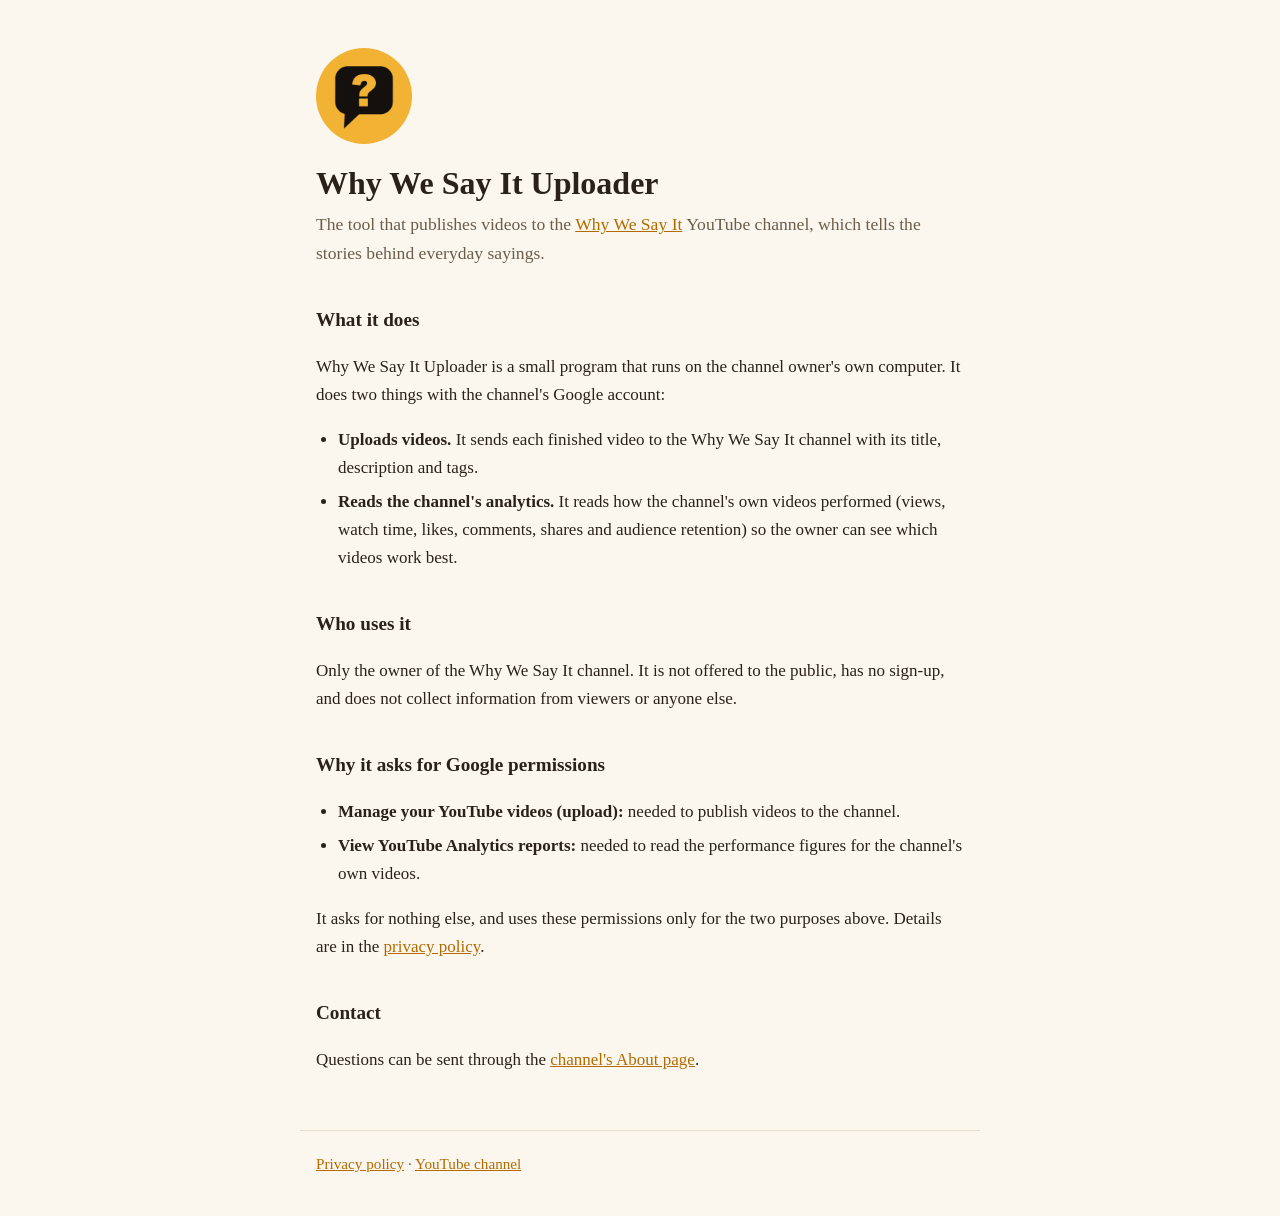
<file: index.html>
<!doctype html>
<html lang="en">
<head>
<meta charset="utf-8">
<meta name="viewport" content="width=device-width, initial-scale=1">
<title>Why We Say It Uploader</title>
<meta name="description" content="The tool that publishes videos to the Why We Say It YouTube channel.">
<link rel="stylesheet" href="style.css">
</head>
<body>
<main>
  <img class="logo" src="logo.png" alt="Why We Say It logo" width="96" height="96">
  <h1>Why We Say It Uploader</h1>
  <p class="lead">The tool that publishes videos to the
    <a href="https://www.youtube.com/@WhyW3SayIt">Why We Say It</a> YouTube channel,
    which tells the stories behind everyday sayings.</p>

  <h2>What it does</h2>
  <p>Why We Say It Uploader is a small program that runs on the channel owner's own
    computer. It does two things with the channel's Google account:</p>
  <ul>
    <li><strong>Uploads videos.</strong> It sends each finished video to the Why We Say It
      channel with its title, description and tags.</li>
    <li><strong>Reads the channel's analytics.</strong> It reads how the channel's own
      videos performed (views, watch time, likes, comments, shares and audience
      retention) so the owner can see which videos work best.</li>
  </ul>

  <h2>Who uses it</h2>
  <p>Only the owner of the Why We Say It channel. It is not offered to the public, has no
    sign-up, and does not collect information from viewers or anyone else.</p>

  <h2>Why it asks for Google permissions</h2>
  <ul>
    <li><strong>Manage your YouTube videos (upload):</strong> needed to publish videos to
      the channel.</li>
    <li><strong>View YouTube Analytics reports:</strong> needed to read the performance
      figures for the channel's own videos.</li>
  </ul>
  <p>It asks for nothing else, and uses these permissions only for the two purposes above.
    Details are in the <a href="privacy.html">privacy policy</a>.</p>

  <h2>Contact</h2>
  <p>Questions can be sent through the
    <a href="https://www.youtube.com/@WhyW3SayIt/about">channel's About page</a>.</p>
</main>
<footer>
  <a href="privacy.html">Privacy policy</a> ·
  <a href="https://www.youtube.com/@WhyW3SayIt">YouTube channel</a>
</footer>
</body>
</html>
</file>
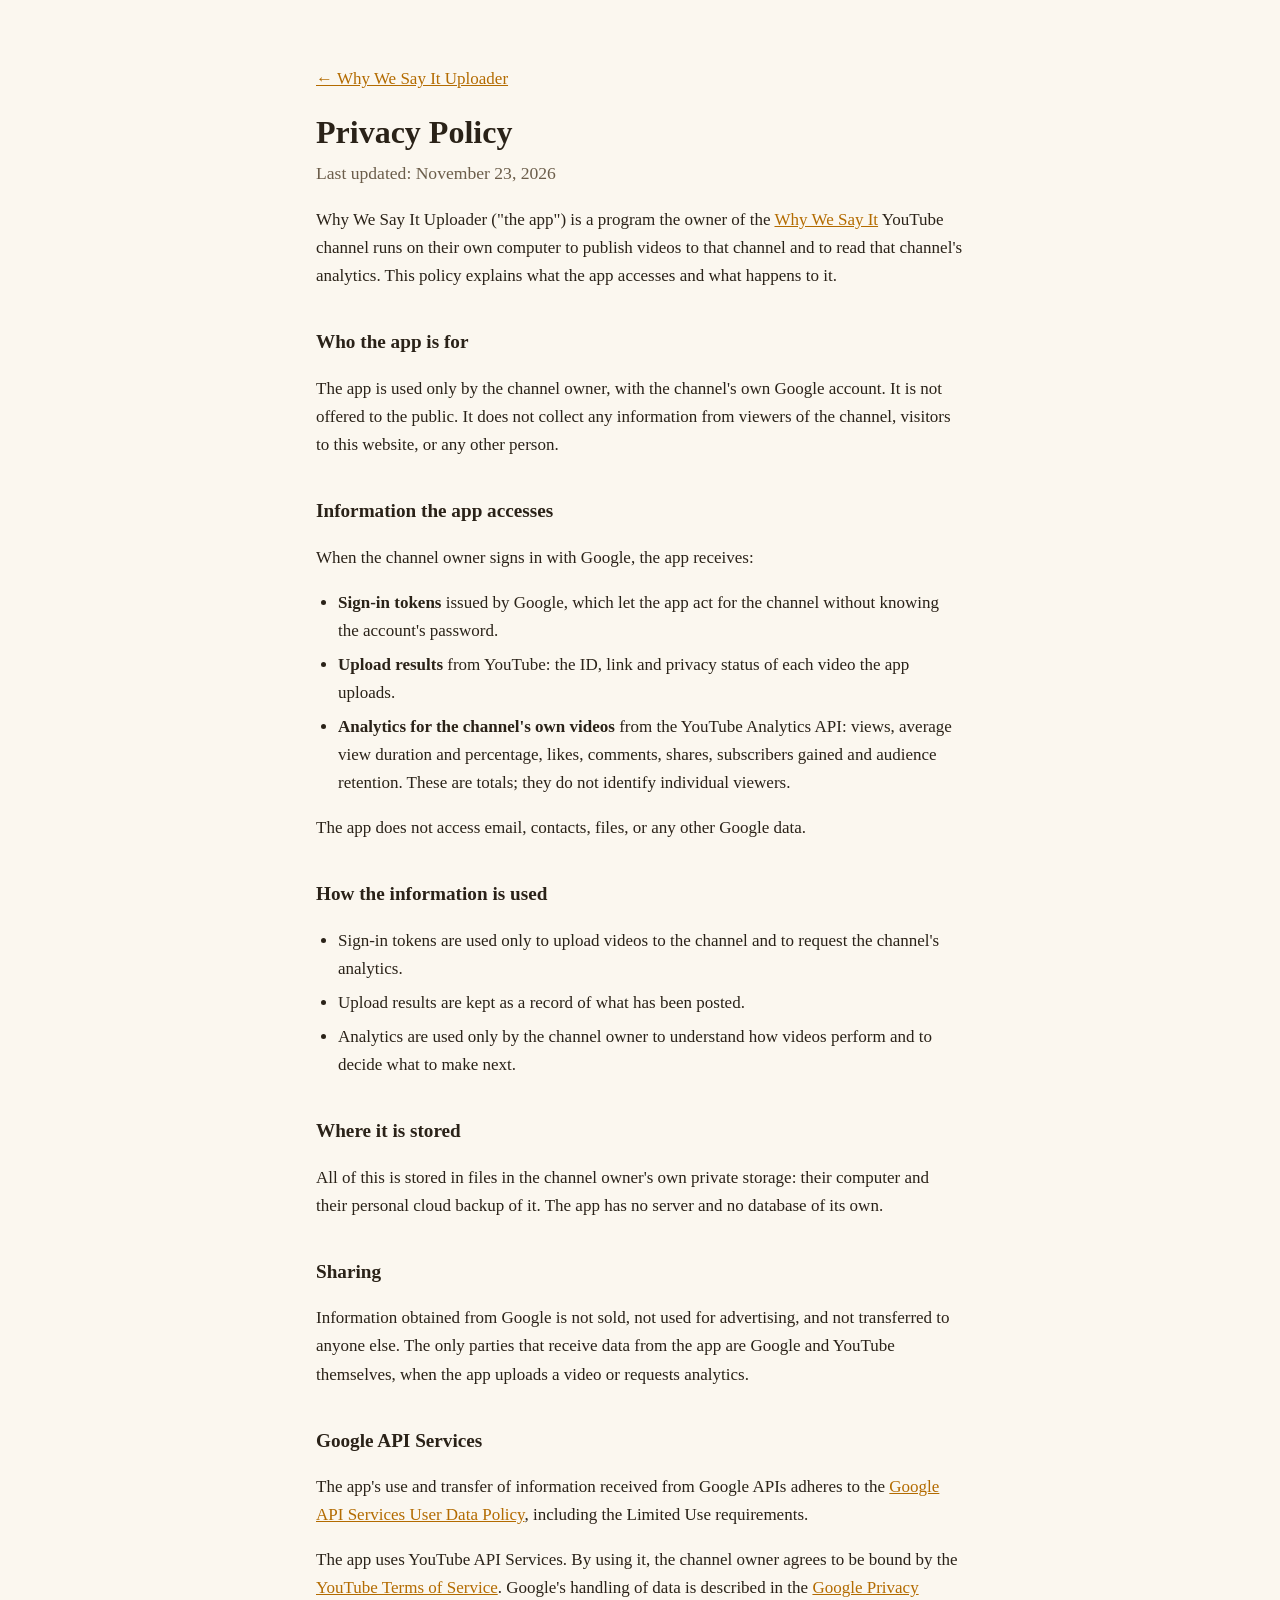
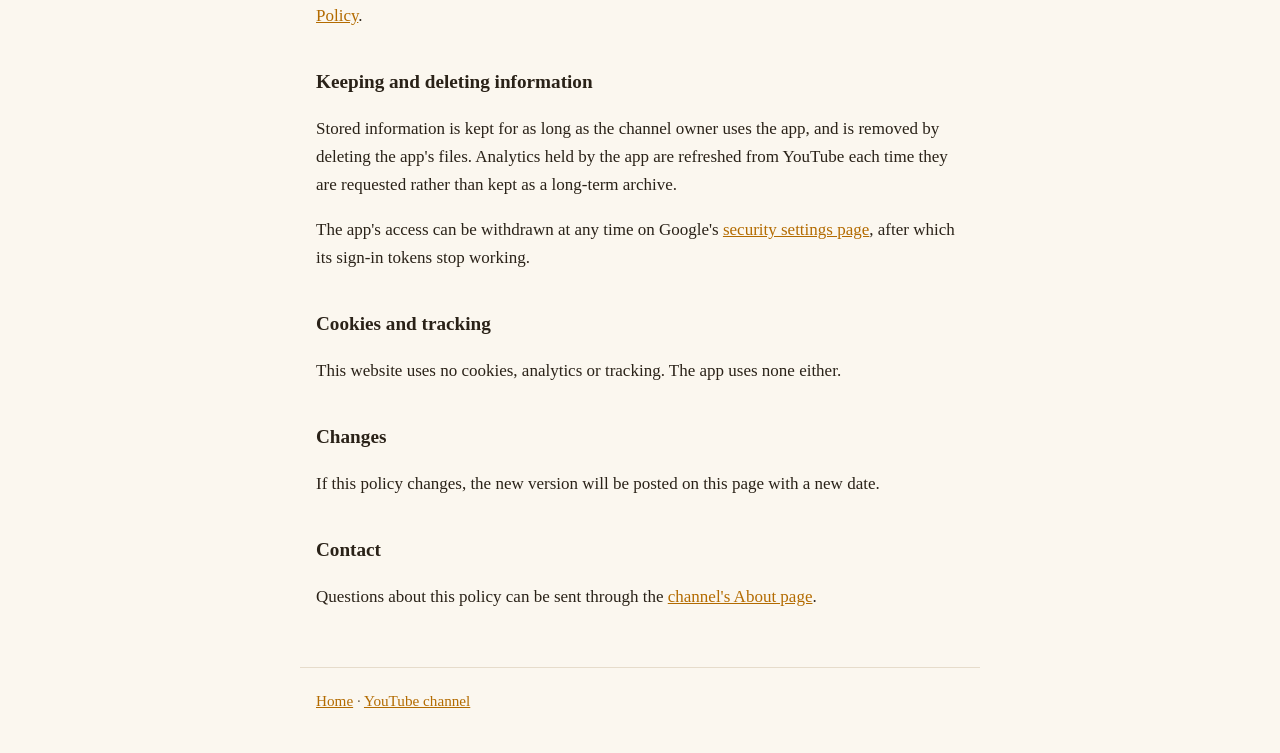
<file: privacy.html>
<!doctype html>
<html lang="en">
<head>
<meta charset="utf-8">
<meta name="viewport" content="width=device-width, initial-scale=1">
<title>Privacy Policy · Why We Say It Uploader</title>
<meta name="description" content="Privacy policy for Why We Say It Uploader.">
<link rel="stylesheet" href="style.css">
</head>
<body>
<main>
  <p><a href="index.html">← Why We Say It Uploader</a></p>
  <h1>Privacy Policy</h1>
  <p class="lead">Last updated: November 23, 2026</p>

  <p>Why We Say It Uploader ("the app") is a program the owner of the
    <a href="https://www.youtube.com/@WhyW3SayIt">Why We Say It</a> YouTube channel runs
    on their own computer to publish videos to that channel and to read that channel's
    analytics. This policy explains what the app accesses and what happens to it.</p>

  <h2>Who the app is for</h2>
  <p>The app is used only by the channel owner, with the channel's own Google account. It
    is not offered to the public. It does not collect any information from viewers of the
    channel, visitors to this website, or any other person.</p>

  <h2>Information the app accesses</h2>
  <p>When the channel owner signs in with Google, the app receives:</p>
  <ul>
    <li><strong>Sign-in tokens</strong> issued by Google, which let the app act for the
      channel without knowing the account's password.</li>
    <li><strong>Upload results</strong> from YouTube: the ID, link and privacy status of
      each video the app uploads.</li>
    <li><strong>Analytics for the channel's own videos</strong> from the YouTube Analytics
      API: views, average view duration and percentage, likes, comments, shares,
      subscribers gained and audience retention. These are totals; they do not identify
      individual viewers.</li>
  </ul>
  <p>The app does not access email, contacts, files, or any other Google data.</p>

  <h2>How the information is used</h2>
  <ul>
    <li>Sign-in tokens are used only to upload videos to the channel and to request the
      channel's analytics.</li>
    <li>Upload results are kept as a record of what has been posted.</li>
    <li>Analytics are used only by the channel owner to understand how videos perform and
      to decide what to make next.</li>
  </ul>

  <h2>Where it is stored</h2>
  <p>All of this is stored in files in the channel owner's own private storage: their
    computer and their personal cloud backup of it. The app has no server and no
    database of its own.</p>

  <h2>Sharing</h2>
  <p>Information obtained from Google is not sold, not used for advertising, and not
    transferred to anyone else. The only parties that receive data from the app are Google
    and YouTube themselves, when the app uploads a video or requests analytics.</p>

  <h2>Google API Services</h2>
  <p>The app's use and transfer of information received from Google APIs adheres to the
    <a href="https://developers.google.com/terms/api-services-user-data-policy">Google API
    Services User Data Policy</a>, including the Limited Use requirements.</p>
  <p>The app uses YouTube API Services. By using it, the channel owner agrees to be bound
    by the <a href="https://www.youtube.com/t/terms">YouTube Terms of Service</a>. Google's
    handling of data is described in the
    <a href="https://policies.google.com/privacy">Google Privacy Policy</a>.</p>

  <h2>Keeping and deleting information</h2>
  <p>Stored information is kept for as long as the channel owner uses the app, and is
    removed by deleting the app's files. Analytics held by the app are refreshed from
    YouTube each time they are requested rather than kept as a long-term archive.</p>
  <p>The app's access can be withdrawn at any time on Google's
    <a href="https://myaccount.google.com/permissions">security settings page</a>, after
    which its sign-in tokens stop working.</p>

  <h2>Cookies and tracking</h2>
  <p>This website uses no cookies, analytics or tracking. The app uses none either.</p>

  <h2>Changes</h2>
  <p>If this policy changes, the new version will be posted on this page with a new date.</p>

  <h2>Contact</h2>
  <p>Questions about this policy can be sent through the
    <a href="https://www.youtube.com/@WhyW3SayIt/about">channel's About page</a>.</p>
</main>
<footer>
  <a href="index.html">Home</a> ·
  <a href="https://www.youtube.com/@WhyW3SayIt">YouTube channel</a>
</footer>
</body>
</html>
</file>
<file: style.css>
:root {
  --bg: #fbf7ef;
  --text: #2a2218;
  --muted: #6b5d4a;
  --accent: #b36b00;
  --rule: #e6dccb;
}
@media (prefers-color-scheme: dark) {
  :root {
    --bg: #17130d;
    --text: #efe6d6;
    --muted: #b3a48c;
    --accent: #f0a93b;
    --rule: #3a3024;
  }
}
* { box-sizing: border-box; }
body {
  margin: 0;
  background: var(--bg);
  color: var(--text);
  font: 17px/1.65 Georgia, "Times New Roman", serif;
}
main, footer {
  max-width: 680px;
  margin: 0 auto;
  padding: 0 16px;
}
main { padding-top: 48px; }
.logo { border-radius: 50%; display: block; }
h1 { font-size: 2rem; line-height: 1.2; margin: 20px 0 8px; }
h2 { font-size: 1.2rem; margin: 36px 0 8px; }
.lead { color: var(--muted); font-size: 1.1rem; margin-top: 0; }
a { color: var(--accent); }
ul { padding-left: 22px; }
li { margin: 6px 0; }
footer {
  margin-top: 56px;
  padding-top: 20px;
  padding-bottom: 40px;
  border-top: 1px solid var(--rule);
  color: var(--muted);
  font-size: 0.95rem;
}
</file>
